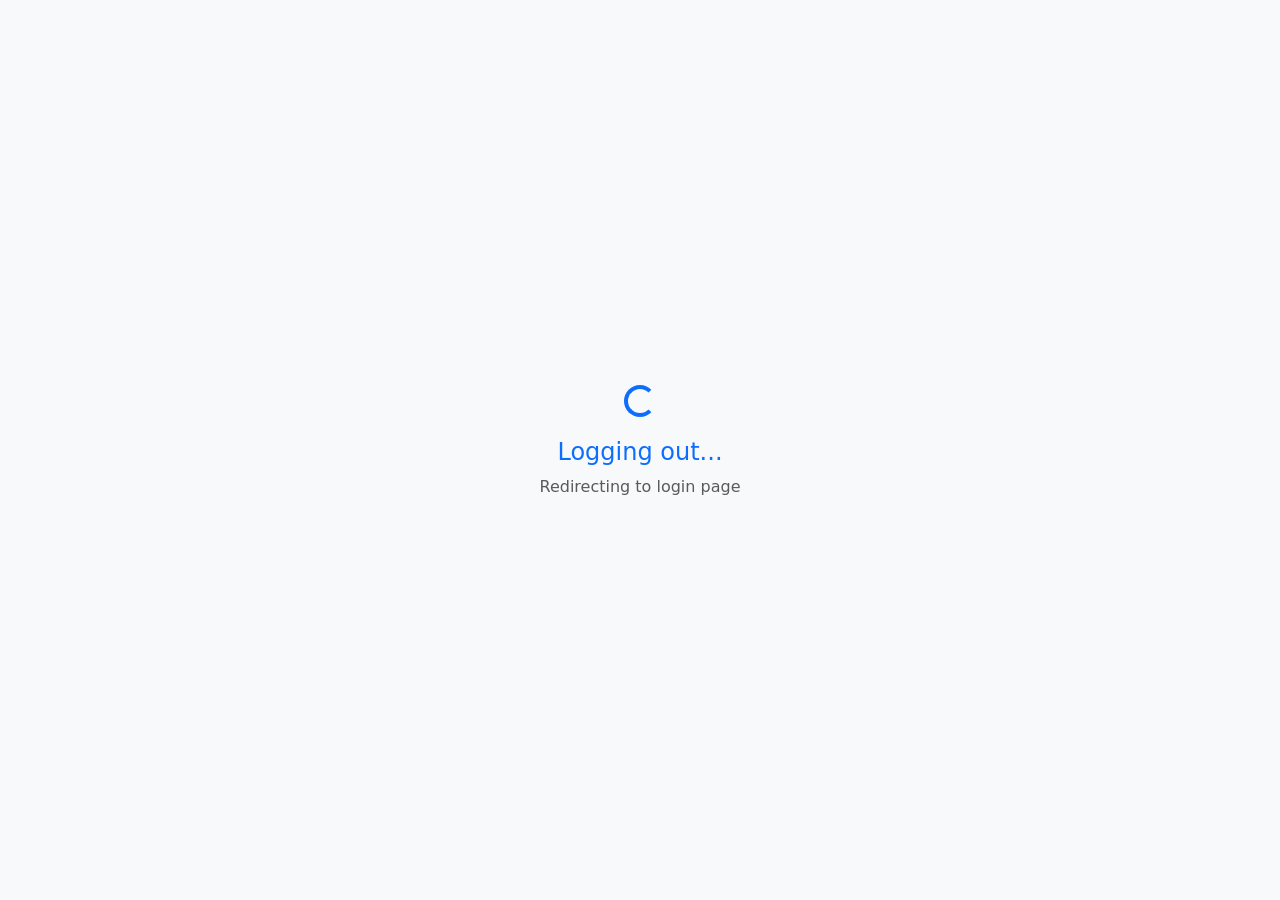
<file: templates/logout.html>
<!DOCTYPE html>
<html lang="en">
<head>
    <meta charset="UTF-8">
    <meta name="viewport" content="width=device-width, initial-scale=1.0">
    <title>ID-PAY — Logging Out</title>
    <link href="https://cdn.jsdelivr.net/npm/bootstrap@5.3.3/dist/css/bootstrap.min.css" rel="stylesheet">
    <script>
        setTimeout(() => { window.location.href = './index'; }, 1500);
    </script>
</head>
<body class="d-flex align-items-center justify-content-center min-vh-100 bg-light">
    <div class="text-center p-5">
        <div class="spinner-border text-primary mb-3" role="status">
            <span class="visually-hidden">Logging out...</span>
        </div>
        <h4 class="text-primary">Logging out...</h4>
        <p class="text-muted">Redirecting to login page</p>
    </div>
</body>
</html>
</file>
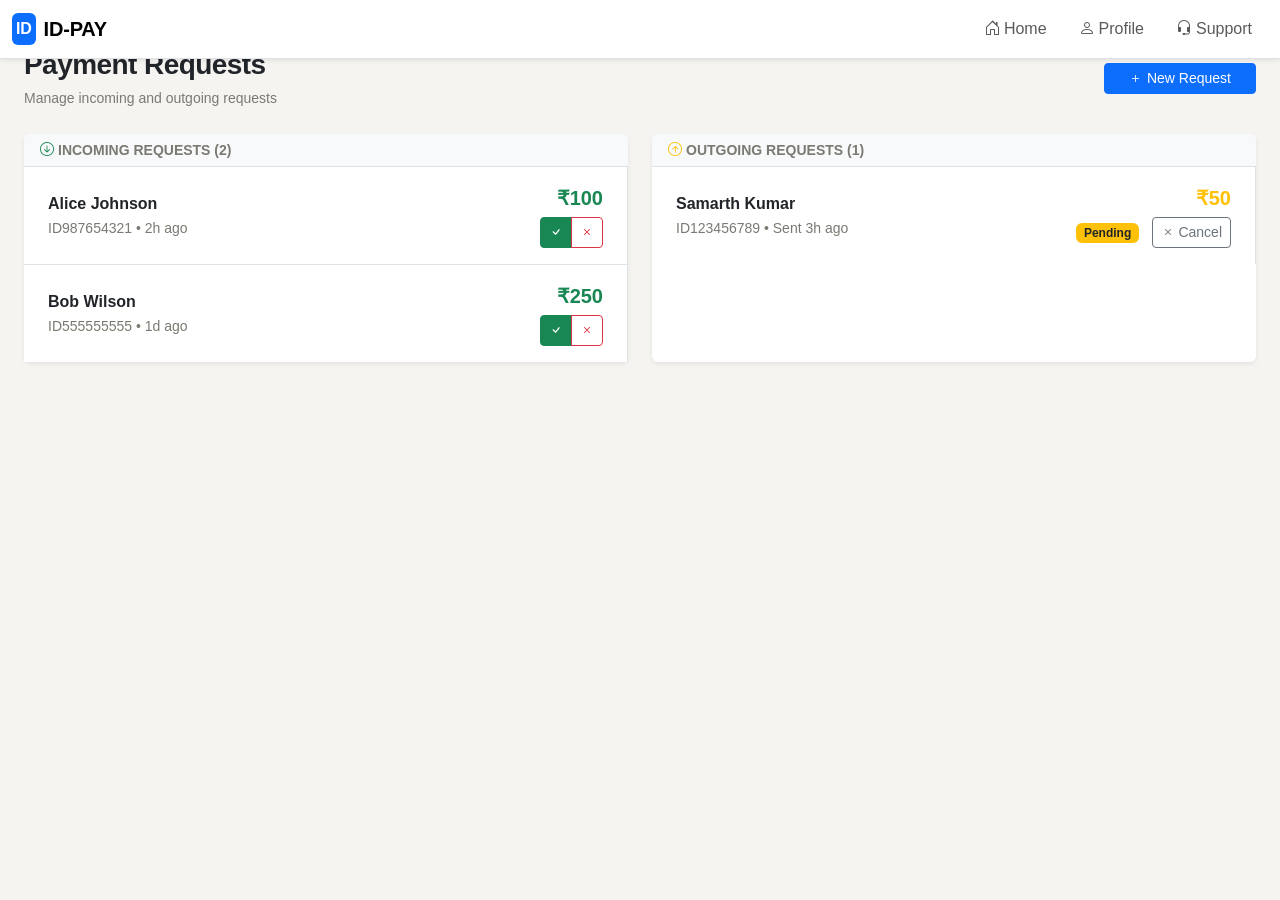
<file: templates/requests.html>
<!DOCTYPE html>
<html lang="en">
<head>
    <meta charset="UTF-8">
    <meta name="viewport" content="width=device-width, initial-scale=1.0">
    <title>ID-PAY — Payment Requests</title>
    <link href="https://cdn.jsdelivr.net/npm/bootstrap@5.3.3/dist/css/bootstrap.min.css" rel="stylesheet">
    <link href="https://cdn.jsdelivr.net/npm/bootstrap-icons@1.11.3/font/bootstrap-icons.css" rel="stylesheet">
    <link href="/static/css/app.min.css" rel="stylesheet">
</head>
<body data-bs-theme="light">
    <!-- Navbar (shared) -->
    <nav class="navbar navbar-expand-lg fixed-top navbar-light bg-white shadow-sm border-bottom">
        <div class="container-fluid">
            <button class="navbar-toggler d-lg-none" type="button" data-bs-toggle="offcanvas" data-bs-target="#sidebarOffcanvas">
                <span class="navbar-toggler-icon"></span>
            </button>
            <div class="navbar-brand d-flex align-items-center gap-2 fw-bold">
                <div class="bg-primary text-white rounded p-1 fs-6">ID</div>
                ID-PAY
            </div>
            <div class="navbar-nav ms-auto">
                <a class="nav-link px-3 py-2" href="/home">
                    <i class="bi bi-house-door me-1"></i>Home
                </a>
                <a class="nav-link px-3 py-2" href="/profile">
                    <i class="bi bi-person me-1"></i>Profile
                </a>
                <a class="nav-link px-3 py-2" href="/support">
                    <i class="bi bi-headset me-1"></i>Support
                </a>
            </div>
        </div>
    </nav>

    <!-- Offcanvas Sidebar -->
    <div class="offcanvas offcanvas-start" tabindex="-1" id="sidebarOffcanvas">
        <div class="offcanvas-header border-bottom">
            <h5 class="offcanvas-title fw-bold">Menu</h5>
            <button type="button" class="btn-close" data-bs-dismiss="offcanvas"></button>
        </div>
        <div class="offcanvas-body p-0">
            <nav class="list-group list-group-flush">
                <a href="/home" class="list-group-item list-group-item-action d-flex align-items-center gap-3 px-4 py-3">
                    <i class="bi bi-house fs-5"></i> <span class="fw-medium">Home</span>
                </a>
                <a href="/contacts" class="list-group-item list-group-item-action d-flex align-items-center gap-3 px-4 py-3">
                    <i class="bi bi-people fs-5"></i> <span class="fw-medium">Contacts</span>
                </a>
                <a href="/requests" class="list-group-item list-group-item-action active d-flex align-items-center gap-3 px-4 py-3">
                    <i class="bi bi-arrow-left-right fs-5 text-primary"></i> <span class="fw-medium">Requests</span>
                </a>
                <a href="/tickets" class="list-group-item list-group-item-action d-flex align-items-center gap-3 px-4 py-3">
                    <i class="bi bi-ticket-detailed fs-5"></i> <span class="fw-medium">Tickets</span>
                </a>
                <a href="/logout" class="list-group-item list-group-item-action d-flex align-items-center gap-3 px-4 py-3 text-danger border-top mt-auto">
                    <i class="bi bi-box-arrow-right fs-5"></i> <span class="fw-medium">Logout</span>
                </a>
            </nav>
        </div>
    </div>

    <!-- Main Content -->
    <main class="pt-5 pb-5">
        <div class="container-fluid px-4">
            <header class="d-flex align-items-center justify-content-between mb-4">
                <div>
                    <h1 class="h3 fw-bold mb-1">Payment Requests</h1>
                    <small class="text-muted">Manage incoming and outgoing requests</small>
                </div>
                <button class="btn btn-primary btn-sm px-4" data-bs-toggle="modal" data-bs-target="#newRequestModal">
                    <i class="bi bi-plus me-1"></i>New Request
                </button>
            </header>

            <div class="row g-4">
                <!-- Incoming Requests -->
                <div class="col-lg-6">
                    <div class="card h-100 shadow-sm border-0">
                        <div class="card-header bg-light border-bottom">
                            <h6 class="mb-0 fw-bold text-uppercase text-muted small">
                                <i class="bi bi-arrow-down-circle text-success me-1"></i>Incoming Requests (2)
                            </h6>
                        </div>
                        <div class="card-body p-0">
                            <div class="list-group list-group-flush" id="incomingRequests">
                                <!-- Dynamic content -->
                                <div class="list-group-item d-flex align-items-center justify-content-between py-3 px-4 border-end request-item" data-id="1">
                                    <div>
                                        <div class="fw-bold">Alice Johnson</div>
                                        <small class="text-muted">ID987654321 • 2h ago</small>
                                    </div>
                                    <div class="text-end">
                                        <div class="fw-bold text-success fs-5 mb-1">₹100</div>
                                        <div class="btn-group btn-group-sm" role="group">
                                            <button class="btn btn-success" onclick="acceptRequest(1, 100)">
                                                <i class="bi bi-check"></i>
                                            </button>
                                            <button class="btn btn-outline-danger" onclick="declineRequest(1)">
                                                <i class="bi bi-x"></i>
                                            </button>
                                        </div>
                                    </div>
                                </div>
                                <div class="list-group-item d-flex align-items-center justify-content-between py-3 px-4 border-end request-item" data-id="2">
                                    <div>
                                        <div class="fw-bold">Bob Wilson</div>
                                        <small class="text-muted">ID555555555 • 1d ago</small>
                                    </div>
                                    <div class="text-end">
                                        <div class="fw-bold text-success fs-5 mb-1">₹250</div>
                                        <div class="btn-group btn-group-sm" role="group">
                                            <button class="btn btn-success" onclick="acceptRequest(2, 250)">
                                                <i class="bi bi-check"></i>
                                            </button>
                                            <button class="btn btn-outline-danger" onclick="declineRequest(2)">
                                                <i class="bi bi-x"></i>
                                            </button>
                                        </div>
                                    </div>
                                </div>
                            </div>
                        </div>
                    </div>
                </div>

                <!-- Outgoing Requests -->
                <div class="col-lg-6">
                    <div class="card h-100 shadow-sm border-0">
                        <div class="card-header bg-light border-bottom">
                            <h6 class="mb-0 fw-bold text-uppercase text-muted small">
                                <i class="bi bi-arrow-up-circle text-warning me-1"></i>Outgoing Requests (1)
                            </h6>
                        </div>
                        <div class="card-body p-0">
                            <div class="list-group list-group-flush" id="outgoingRequests">
                                <div class="list-group-item d-flex align-items-center justify-content-between py-3 px-4 border-end request-item pending" data-id="1">
                                    <div>
                                        <div class="fw-bold">Samarth Kumar</div>
                                        <small class="text-muted">ID123456789 • Sent 3h ago</small>
                                    </div>
                                    <div class="text-end">
                                        <div class="fw-bold text-warning fs-5 mb-1">₹50</div>
                                        <span class="badge bg-warning text-dark">Pending</span>
                                        <button class="btn btn-outline-secondary btn-sm ms-2" onclick="cancelRequest(1)">
                                            <i class="bi bi-x"></i> Cancel
                                        </button>
                                    </div>
                                </div>
                            </div>
                        </div>
                    </div>
                </div>
            </div>
        </div>
    </main>

    <!-- New Request Modal -->
    <div class="modal fade" id="newRequestModal" tabindex="-1">
        <div class="modal-dialog modal-dialog-centered">
            <div class="modal-content shadow">
                <div class="modal-header border-0">
                    <h5 class="modal-title fw-bold">
                        <i class="bi bi-arrow-up-circle text-primary me-2"></i>New Request
                    </h5>
                    <button type="button" class="btn-close" data-bs-dismiss="modal"></button>
                </div>
                <form id="newRequestForm">
                    <div class="modal-body">
                        <div class="mb-3">
                            <label class="form-label fw-semibold">To Contact ID</label>
                            <div class="input-group">
                                <span class="input-group-text">
                                    <i class="bi bi-credit-card"></i>
                                </span>
                                <input type="text" class="form-control" id="requestId" placeholder="ID123456789">
                            </div>
                        </div>
                        <div class="mb-3">
                            <label class="form-label fw-semibold">Amount</label>
                            <div class="input-group">
                                <span class="input-group-text">₹</span>
                                <input type="number" class="form-control" id="requestAmount" min="1" step="0.01">
                                <button class="btn btn-outline-secondary" type="button" onclick="setQuickAmount(100)">₹100</button>
                            </div>
                        </div>
                        <div class="mb-3">
                            <label class="form-label fw-semibold">Note (optional)</label>
                            <textarea class="form-control" id="requestNote" rows="2" placeholder="For lunch..."></textarea>
                        </div>
                    </div>
                    <div class="modal-footer border-0 bg-light">
                        <button type="button" class="btn btn-outline-secondary" data-bs-dismiss="modal">Cancel</button>
                        <button type="submit" class="btn btn-primary px-4">
                            <i class="bi bi-send me-2"></i>Send Request
                        </button>
                    </div>
                </form>
            </div>
        </div>
    </div>

    <script src="https://cdn.jsdelivr.net/npm/bootstrap@5.3.3/dist/js/bootstrap.bundle.min.js"></script>
    <script src="https://code.jquery.com/jquery-3.7.1.min.js"></script>
    <script src="/static/js/app.js"></script>
    <script>
        $(document).ready(function() {
            // Simulate request loading
            loadRequests();
            
            $('#newRequestForm').on('submit', function(e) {
                e.preventDefault();
                const id = $('#requestId').val().trim();
                const amount = parseFloat($('#requestAmount').val());
                if (!id || !amount || amount <= 0) {
                    showToast('Please fill all fields correctly', 'error');
                    return;
                }
                showToast('Request sent successfully!');
                $('#newRequestModal').modal('hide');
                $('#newRequestForm')[0].reset();
            });

            $('.navbar-toggler').on('click', function() {
                $('.offcanvas').addClass('show');
            });
        });

        function loadRequests() {
            // Mock data for demo
            const incoming = [
                { id: 1, name: 'Alice Johnson', idcard: 'ID987654321', amount: 100, time: '2h ago' },
                { id: 2, name: 'Bob Wilson', idcard: 'ID555555555', amount: 250, time: '1d ago' }
            ];
            const outgoing = [
                { id: 1, name: 'Samarth Kumar', idcard: 'ID123456789', amount: 50, time: '3h ago' }
            ];
            
            $('#incomingRequests').html(incoming.map(r => `
                <div class="list-group-item d-flex align-items-center justify-content-between py-3 px-4 border-end request-item" data-id="${r.id}">
                    <div>
                        <div class="fw-bold">${r.name}</div>
                        <small class="text-muted">${r.idcard} • ${r.time}</small>
                    </div>
                    <div class="text-end">
                        <div class="fw-bold text-success fs-5 mb-1">₹${r.amount}</div>
                        <div class="btn-group btn-group-sm" role="group">
                            <button class="btn btn-success" onclick="acceptRequest(${r.id}, ${r.amount})">
                                <i class="bi bi-check"></i>
                            </button>
                            <button class="btn btn-outline-danger" onclick="declineRequest(${r.id})">
                                <i class="bi bi-x"></i>
                            </button>
                        </div>
                    </div>
                </div>
            `).join(''));

            $('#outgoingRequests').html(outgoing.map(r => `
                <div class="list-group-item d-flex align-items-center justify-content-between py-3 px-4 border-end request-item pending" data-id="${r.id}">
                    <div>
                        <div class="fw-bold">${r.name}</div>
                        <small class="text-muted">${r.idcard} • Sent ${r.time}</small>
                    </div>
                    <div class="text-end">
                        <div class="fw-bold text-warning fs-5 mb-1">₹${r.amount}</div>
                        <span class="badge bg-warning text-dark">Pending</span>
                        <button class="btn btn-outline-secondary btn-sm ms-2" onclick="cancelRequest(${r.id})">
                            <i class="bi bi-x"></i> Cancel
                        </button>
                    </div>
                </div>
            `).join(''));
        }

        function acceptRequest(id, amount) {
            // Show PIN confirmation
            if (confirm(`Accept ₹${amount} request?`)) {
                showToast(`₹${amount} payment accepted and sent!`);
            }
        }

        function declineRequest(id) {
            if (confirm('Decline this request?')) {
                $(`.request-item[data-id="${id}"]`).fadeOut();
                showToast('Request declined');
            }
        }

        function cancelRequest(id) {
            if (confirm('Cancel this request?')) {
                $(`.request-item[data-id="${id}"]`).fadeOut();
                showToast('Request cancelled');
            }
        }

        function setQuickAmount(amount) {
            $('#requestAmount').val(amount);
        }
    </script>
</body>
</html>
</file>
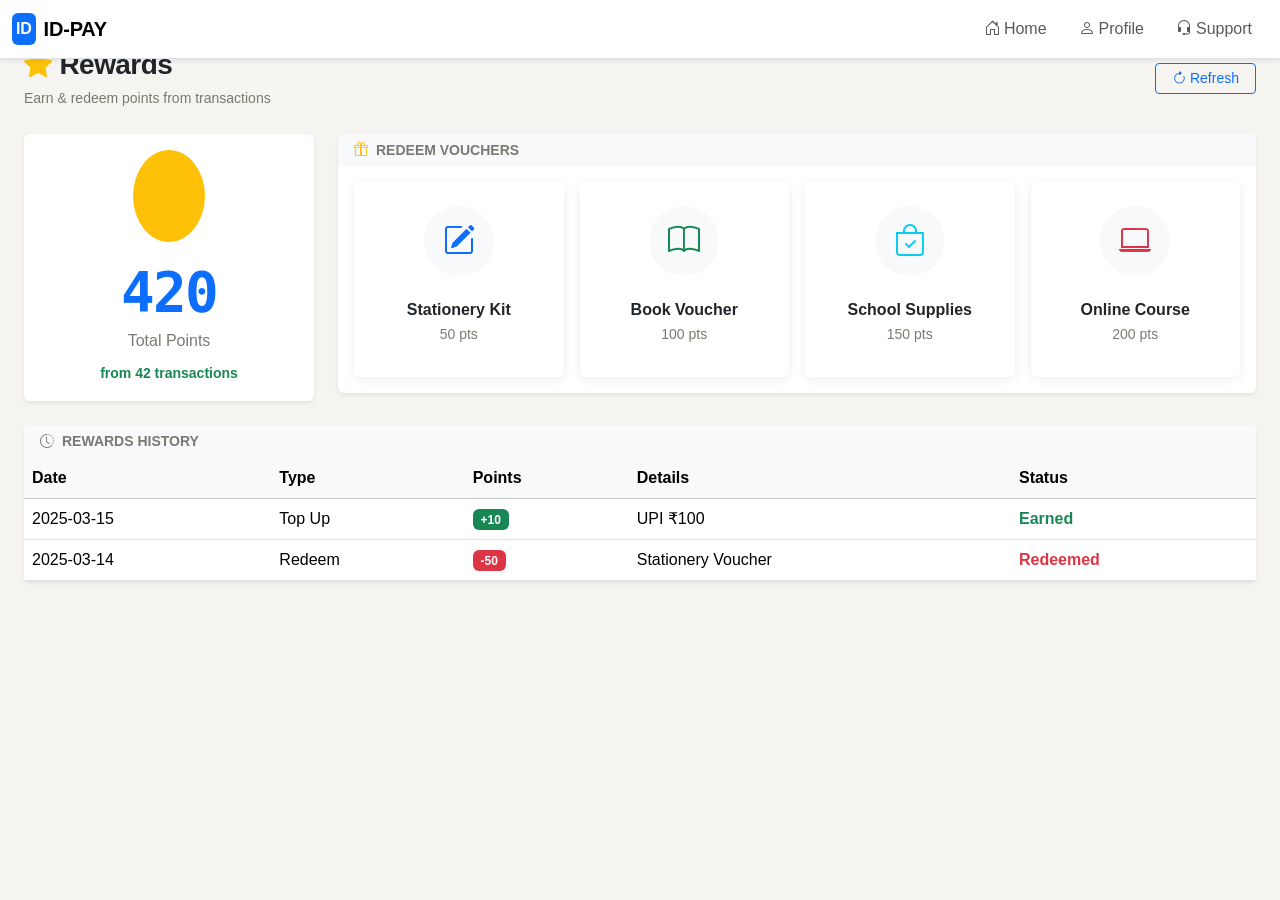
<file: templates/rewards.html>
<!DOCTYPE html>
<html lang="en">
<head>
    <meta charset="UTF-8">
    <meta name="viewport" content="width=device-width, initial-scale=1.0">
    <title>ID-PAY — Rewards</title>
    <link href="https://cdn.jsdelivr.net/npm/bootstrap@5.3.3/dist/css/bootstrap.min.css" rel="stylesheet">
    <link href="https://cdn.jsdelivr.net/npm/bootstrap-icons@1.11.3/font/bootstrap-icons.css" rel="stylesheet">
    <link href="/static/css/app.min.css" rel="stylesheet">
</head>
<body data-bs-theme="light">
    <!-- Navbar (shared pattern) -->
    <nav class="navbar navbar-expand-lg fixed-top navbar-light bg-white shadow-sm border-bottom">
        <div class="container-fluid">
            <button class="navbar-toggler d-lg-none" type="button" data-bs-toggle="offcanvas" data-bs-target="#sidebarOffcanvas">
                <span class="navbar-toggler-icon"></span>
            </button>
            <div class="navbar-brand d-flex align-items-center gap-2 fw-bold">
                <div class="bg-primary text-white rounded p-1 fs-6">ID</div>
                ID-PAY
            </div>
            <div class="navbar-nav ms-auto">
                <a class="nav-link px-3 py-2" href="/home">
                    <i class="bi bi-house-door me-1"></i>Home
                </a>
                <a class="nav-link px-3 py-2" href="/profile">
                    <i class="bi bi-person me-1"></i>Profile
                </a>
                <a class="nav-link px-3 py-2" href="/support">
                    <i class="bi bi-headset me-1"></i>Support
                </a>
            </div>
        </div>
    </nav>

    <!-- Offcanvas Sidebar -->
    <div class="offcanvas offcanvas-start" tabindex="-1" id="sidebarOffcanvas">
        <div class="offcanvas-header border-bottom">
            <h5 class="offcanvas-title fw-bold">Menu</h5>
            <button type="button" class="btn-close" data-bs-dismiss="offcanvas"></button>
        </div>
        <div class="offcanvas-body p-0">
            <nav class="list-group list-group-flush">
                <a href="/home" class="list-group-item list-group-item-action d-flex align-items-center gap-3 px-4 py-3">
                    <i class="bi bi-house fs-5"></i> <span class="fw-medium">Home</span>
                </a>
                <a href="/contacts" class="list-group-item list-group-item-action d-flex align-items-center gap-3 px-4 py-3">
                    <i class="bi bi-people fs-5"></i> <span class="fw-medium">Contacts</span>
                </a>
                <a href="/requests" class="list-group-item list-group-item-action d-flex align-items-center gap-3 px-4 py-3">
                    <i class="bi bi-arrow-left-right fs-5"></i> <span class="fw-medium">Requests</span>
                </a>
                <a href="/rewards" class="list-group-item list-group-item-action active d-flex align-items-center gap-3 px-4 py-3">
                    <i class="bi bi-gift-heart fs-5 text-warning"></i> <span class="fw-medium">Rewards</span>
                </a>
                <a href="/logout" class="list-group-item list-group-item-action d-flex align-items-center gap-3 px-4 py-3 text-danger border-top mt-auto">
                    <i class="bi bi-box-arrow-right fs-5"></i> <span class="fw-medium">Logout</span>
                </a>
            </nav>
        </div>
    </div>

    <!-- Main Content -->
    <main class="pt-5 pb-5">
        <div class="container-fluid px-4">
            <header class="d-flex align-items-center justify-content-between mb-4">
                <div>
                    <h1 class="h3 fw-bold mb-1">
                        <i class="bi bi-star-fill text-warning me-2"></i>Rewards
                    </h1>
                    <small class="text-muted">Earn & redeem points from transactions</small>
                </div>
                <div class="d-flex gap-2">
                    <button class="btn btn-outline-primary btn-sm px-3" onclick="fetchRewards()">
                        <i class="bi bi-arrow-clockwise me-1"></i>Refresh
                    </button>
                </div>
            </header>

            <div class="row g-4">
                <!-- Stats Cards -->
                <div class="col-md-3">
                    <div class="card shadow-sm border-0 h-100 text-center">
                        <div class="card-body">
                            <div class="d-flex align-items-center justify-content-center mb-3">
                                <div class="bg-warning bg-opacity-20 p-3 rounded-circle">
                                    <i class="bi bi-star-fill fs-1 text-warning"></i>
                                </div>
                            </div>
                            <h2 class="display-4 fw-bold balance-lg text-primary mb-1" id="rewardPointsFull">420</h2>
                            <p class="text-muted mb-2">Total Points</p>
                            <small class="text-success fw-bold" id="txCount">from 42 transactions</small>
                        </div>
                    </div>
                </div>

                <!-- Redeem Vouchers -->
                <div class="col-md-9">
                    <div class="card shadow-sm border-0">
                        <div class="card-header bg-light border-0">
                            <h6 class="mb-0 fw-bold text-uppercase text-muted small">
                                <i class="bi bi-gift me-2 text-warning"></i>Redeem Vouchers
                            </h6>
                        </div>
                        <div class="card-body">
                            <div class="row g-3" id="voucherGrid">
                                <div class="col-md-3">
                                    <div class="card h-100 border-0 text-center p-4 hover-shadow cursor-pointer voucher-card" onclick="redeemVoucher('stationery', 50)">
                                        <div class="mb-3">
                                            <div class="bg-light rounded-circle d-flex align-items-center justify-content-center mx-auto mb-2" style="width: 70px; height: 70px;">
                                                <i class="bi bi-pencil-square fs-2 text-primary"></i>
                                            </div>
                                        </div>
                                        <h6 class="fw-bold mb-1">Stationery Kit</h6>
                                        <small class="text-muted mb-2 d-block">50 pts</small>
                                    </div>
                                </div>
                                <div class="col-md-3">
                                    <div class="card h-100 border-0 text-center p-4 hover-shadow cursor-pointer voucher-card" onclick="redeemVoucher('book', 100)">
                                        <div class="mb-3">
                                            <div class="bg-light rounded-circle d-flex align-items-center justify-content-center mx-auto mb-2" style="width: 70px; height: 70px;">
                                                <i class="bi bi-book fs-2 text-success"></i>
                                            </div>
                                        </div>
                                        <h6 class="fw-bold mb-1">Book Voucher</h6>
                                        <small class="text-muted mb-2 d-block">100 pts</small>
                                    </div>
                                </div>
                                <div class="col-md-3">
                                    <div class="card h-100 border-0 text-center p-4 hover-shadow cursor-pointer voucher-card" onclick="redeemVoucher('school', 150)">
                                        <div class="mb-3">
                                            <div class="bg-light rounded-circle d-flex align-items-center justify-content-center mx-auto mb-2" style="width: 70px; height: 70px;">
                                                <i class="bi bi-bag-check fs-2 text-info"></i>
                                            </div>
                                        </div>
                                        <h6 class="fw-bold mb-1">School Supplies</h6>
                                        <small class="text-muted mb-2 d-block">150 pts</small>
                                    </div>
                                </div>
                                <div class="col-md-3">
                                    <div class="card h-100 border-0 text-center p-4 hover-shadow cursor-pointer voucher-card" onclick="redeemVoucher('course', 200)">
                                        <div class="mb-3">
                                            <div class="bg-light rounded-circle d-flex align-items-center justify-content-center mx-auto mb-2" style="width: 70px; height: 70px;">
                                                <i class="bi bi-laptop fs-2 text-danger"></i>
                                            </div>
                                        </div>
                                        <h6 class="fw-bold mb-1">Online Course</h6>
                                        <small class="text-muted mb-2 d-block">200 pts</small>
                                    </div>
                                </div>
                            </div>
                            <div class="alert alert-info mt-4" id="voucherMsg" style="display:none;"></div>
                        </div>
                    </div>
                </div>

                <!-- Rewards History -->
                <div class="col-12">
                    <div class="card shadow-sm border-0">
                        <div class="card-header bg-light border-0">
                            <h6 class="mb-0 fw-bold text-uppercase text-muted small">
                                <i class="bi bi-clock-history me-2 text-muted"></i>Rewards History
                            </h6>
                        </div>
                        <div class="card-body p-0">
                            <div class="table-responsive">
                                <table class="table table-hover mb-0">
                                    <thead class="table-light">
                                        <tr>
                                            <th>Date</th>
                                            <th>Type</th>
                                            <th>Points</th>
                                            <th>Details</th>
                                            <th>Status</th>
                                        </tr>
                                    </thead>
                                    <tbody id="rewardHistory">
                                        <tr>
                                            <td>2025-03-15</td>
                                            <td>Top Up</td>
                                            <td><span class="badge bg-success">+10</span></td>
                                            <td>UPI ₹100</td>
                                            <td class="text-success fw-bold">Earned</td>
                                        </tr>
                                        <tr>
                                            <td>2025-03-14</td>
                                            <td>Redeem</td>
                                            <td><span class="badge bg-danger">-50</span></td>
                                            <td>Stationery Voucher</td>
                                            <td class="text-danger fw-bold">Redeemed</td>
                                        </tr>
                                    </tbody>
                                </table>
                            </div>
                        </div>
                    </div>
                </div>
            </div>
        </div>
    </main>

    <script src="https://cdn.jsdelivr.net/npm/bootstrap@5.3.3/dist/js/bootstrap.bundle.min.js"></script>
    <script src="https://code.jquery.com/jquery-3.7.1.min.js"></script>
    <script src="/static/js/app.js"></script>
    <script>
        $(document).ready(function() {
            $('.navbar-toggler').on('click', function() {
                $('.offcanvas').addClass('show');
            });

            fetchRewards(); // Load initial data
        });

        function fetchRewards() {
            // Mock API response
            const data = {
                points: 420,
                transaction_count: 42,
                history: [
                    { date: '2025-03-15', type: 'Top Up', points: 10, details: 'UPI ₹100' },
                    { date: '2025-03-14', type: 'Redeem', points: -50, details: 'Stationery Voucher' }
                ]
            };
            $('#rewardPointsFull').text(data.points);
            $('#txCount').text(`from ${data.transaction_count} transactions`);
            
            const tbody = $('#rewardHistory');
            tbody.html(data.history.map(r => `
                <tr>
                    <td>${r.date}</td>
                    <td>${r.type}</td>
                    <td><span class="badge ${r.points > 0 ? 'bg-success' : 'bg-danger'}">${r.points > 0 ? '+' : ''}${r.points}</span></td>
                    <td>${r.details}</td>
                    <td class="fw-bold ${r.points > 0 ? 'text-success' : 'text-danger'}">${r.points > 0 ? 'Earned' : 'Redeemed'}</td>
                </tr>
            `).join(''));
        }

        function redeemVoucher(type, points) {
            const currentPoints = parseInt($('#rewardPointsFull').text());
            if (currentPoints < points) {
                $('#voucherMsg').removeClass('alert-info alert-success').addClass('alert-danger')
                    .text('Insufficient points!').show();
                return;
            }

            // Simulate redemption
            $('#rewardPointsFull').text(currentPoints - points);
            $('#voucherMsg').removeClass('alert-danger alert-info').addClass('alert-success')
                .html(`<i class="bi bi-check-circle"></i> Voucher redeemed! Code: <strong>${Math.random().toString(36).substr(2, 8).toUpperCase()}</strong>`).show();
            
            setTimeout(() => $('#voucherMsg').fadeOut(), 5000);
        }
    </script>
</body>
</html>
</file>
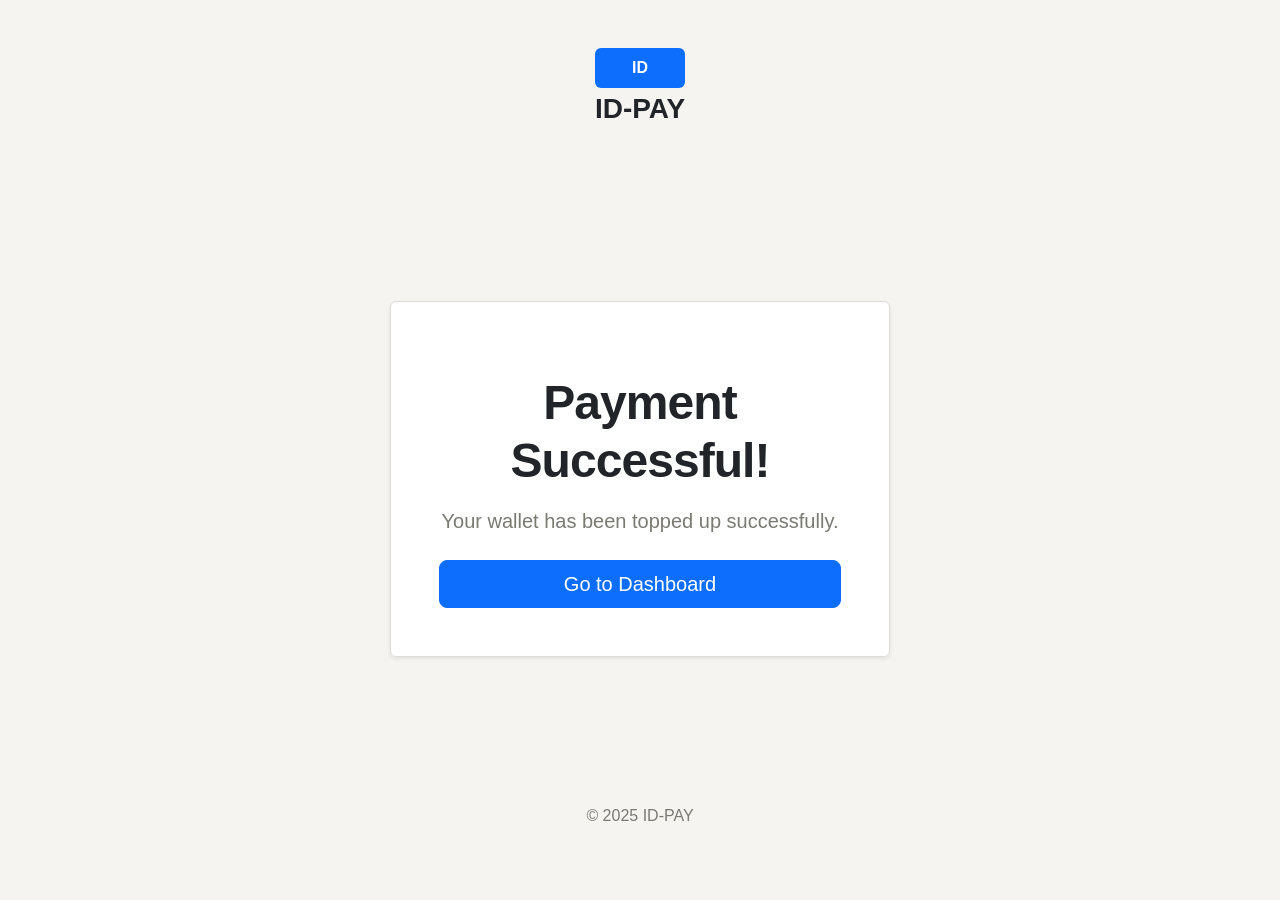
<file: templates/success.html>
<!DOCTYPE html>
<html lang="en">
<head>
    <meta charset="UTF-8">
    <meta name="viewport" content="width=device-width, initial-scale=1.0">
    <title>Success - ID-PAY</title>
    <link href="https://cdn.jsdelivr.net/npm/bootstrap@5.3.3/dist/css/bootstrap.min.css" rel="stylesheet">
    <link href="/static/css/app.min.css" rel="stylesheet">
</head>
<body>
    <div class="container d-flex flex-column min-vh-100 justify-content-center align-items-center text-center p-5">
        <header class="mb-5">
            <div class="brand mb-4">
                <div class="brand-icon bg-primary text-white rounded p-2 d-flex align-items-center justify-content-center fs-6 fw-bold">ID</div>
                <span class="brand-name fs-3 fw-bold">ID-PAY</span>
            </div>
        </header>
        
        <main class="flex-grow-1 d-flex flex-column justify-content-center">
            <section class="card shadow-sm p-5 mb-4" style="max-width: 500px;">
                <div class="text-success mb-4">
                    <i class="bi bi-check-circle-fill fs-1"></i>
                </div>
                <h1 class="display-5 fw-bold mb-3">Payment Successful!</h1>
                <p class="lead text-muted mb-4">Your wallet has been topped up successfully.</p>
                <a href="{{ url_for('home') }}" class="btn btn-primary btn-lg w-100">Go to Dashboard</a>
            </section>
        </main>
        
        <footer class="text-muted mt-auto py-4">
            © 2025 ID-PAY
        </footer>
    </div>
    <script src="https://cdn.jsdelivr.net/npm/bootstrap@5.3.3/dist/js/bootstrap.bundle.min.js"></script>
</body>
</html>
</file>
<file: static/css/app.min.css>
/* ID-PAY Minimal CSS Overrides - Bootstrap First */

/* Colors */
:root {
  --idpay-dark: #111110;
  --idpay-muted: #7a7a72;
  --idpay-bg: #f5f4f0;
  --idpay-border: #ddddd8;
  --idpay-green: #2d6a4f;
  --idpay-red: #c0392b;
}

/* Global */
body { 
  background-color: var(--idpay-bg);
  font-family: 'DM Sans', -apple-system, BlinkMacSystemFont, sans-serif;
}

/* Typography */
h1, h2, h3 { font-weight: 600; letter-spacing: -0.02em; }
.btn { font-weight: 500; }

/* Cards */
.card { 
  box-shadow: 0 2px 12px rgba(0,0,0,0.08);
  border: 1px solid var(--idpay-border);
}

/* Forms */
.form-control:focus {
  border-color: var(--idpay-dark);
  box-shadow: 0 0 0 0.2rem rgba(17,17,16,0.1);
}

/* Navbar */
.navbar-brand { font-weight: 600; letter-spacing: -0.01em; }

/* Sidebar */
.sidebar-link:hover { background-color: var(--idpay-bg) !important; }

/* Balance */
.balance-lg { 
  font-family: 'DM Mono', monospace; 
  font-weight: 700;
  letter-spacing: -0.03em;
}

/* Status */
.badge-success { background-color: var(--idpay-green-light); color: var(--idpay-green); }
.badge-danger { background-color: var(--idpay-red-light); color: var(--idpay-red); }

/* Utilities */
.text-muted { color: var(--idpay-muted) !important; }
.border-light { border-color: var(--idpay-border) !important; }

/* Responsive spacing */
@media (max-width: 768px) { .container { padding-left: 16px; padding-right: 16px; } }
</file>
